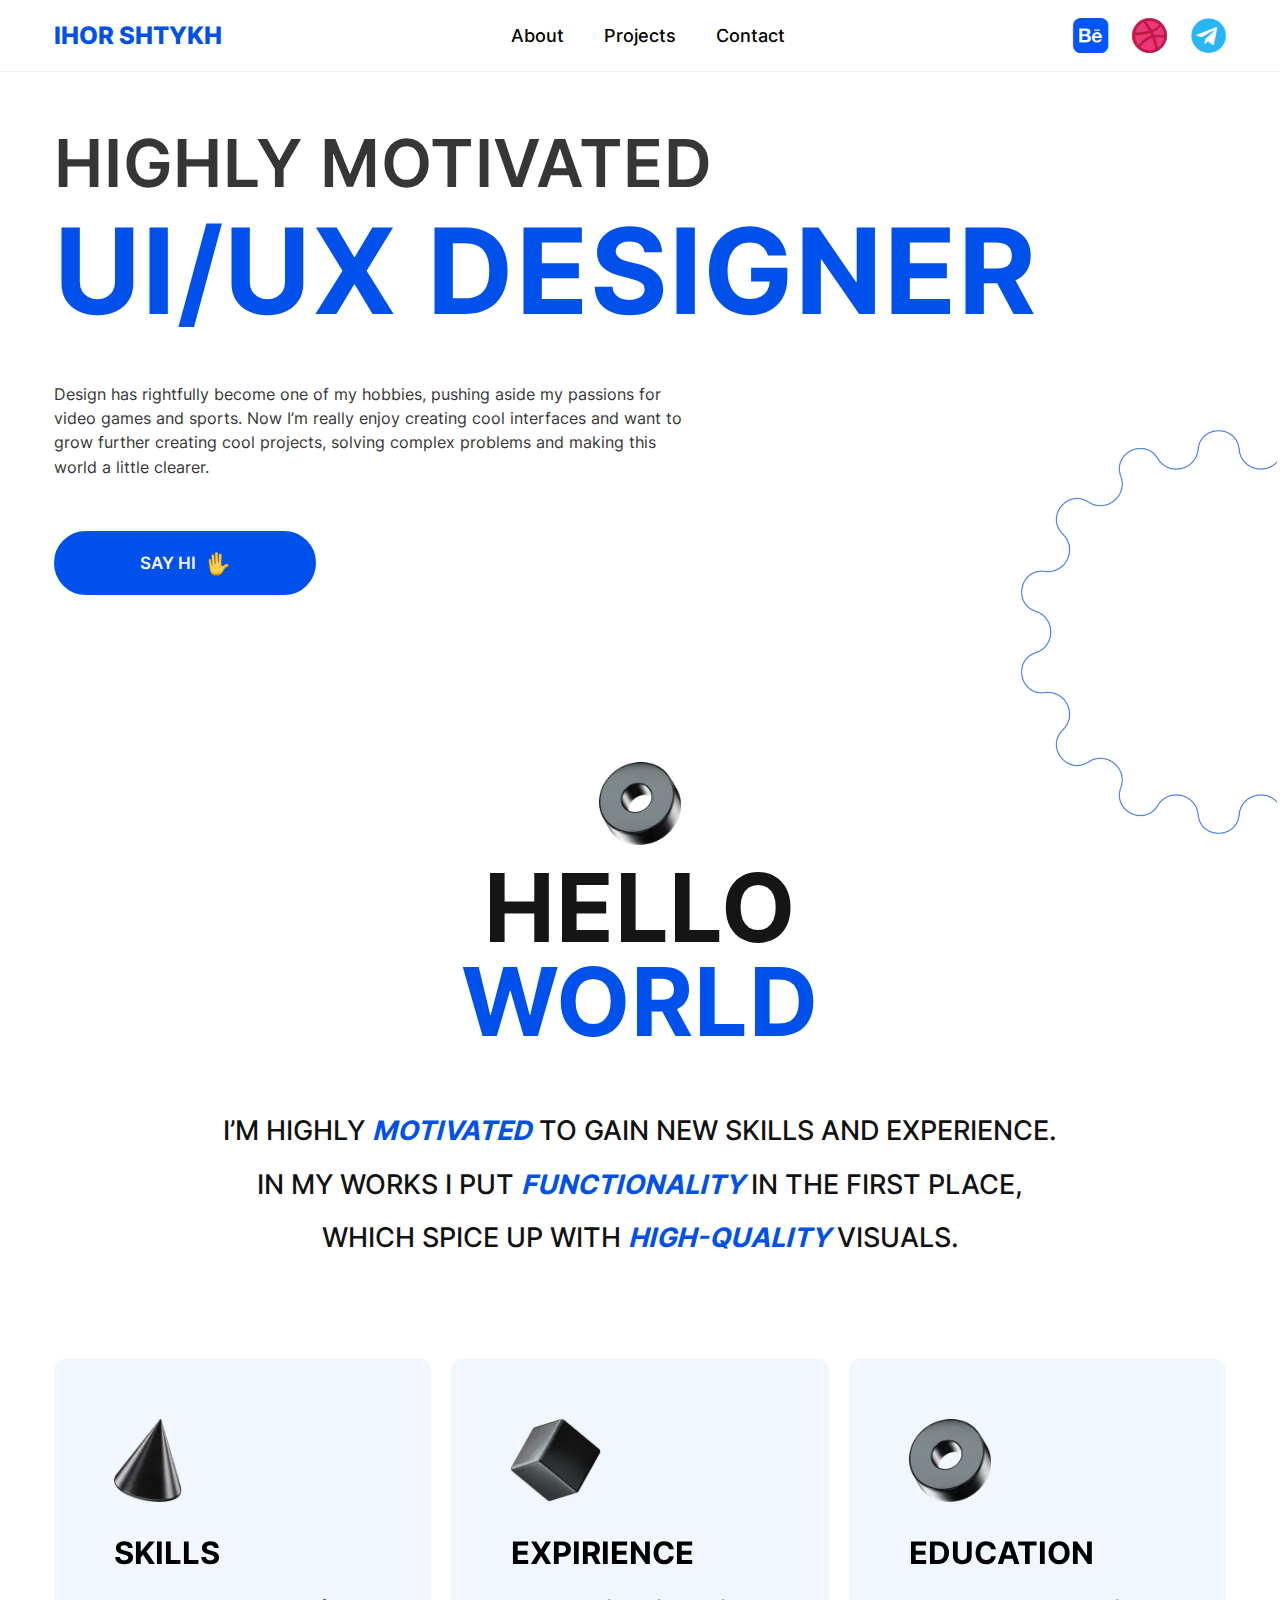
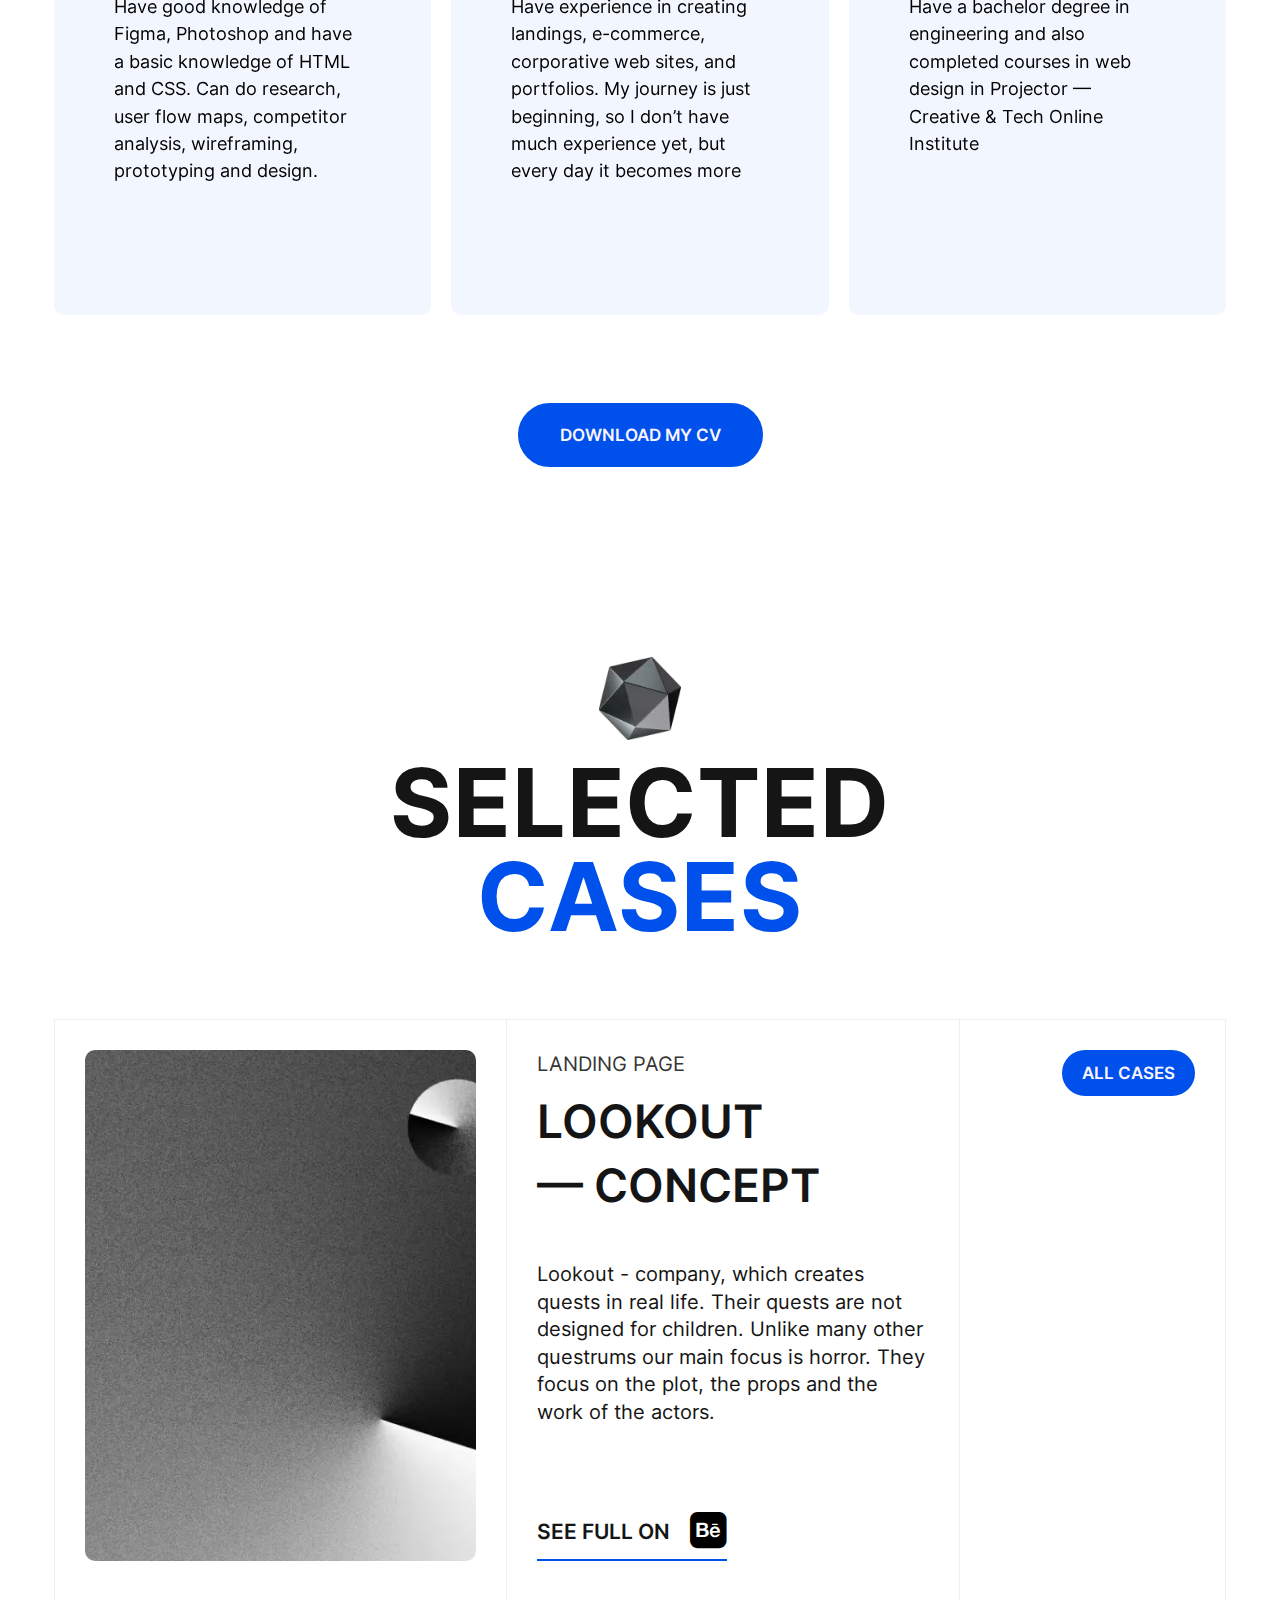
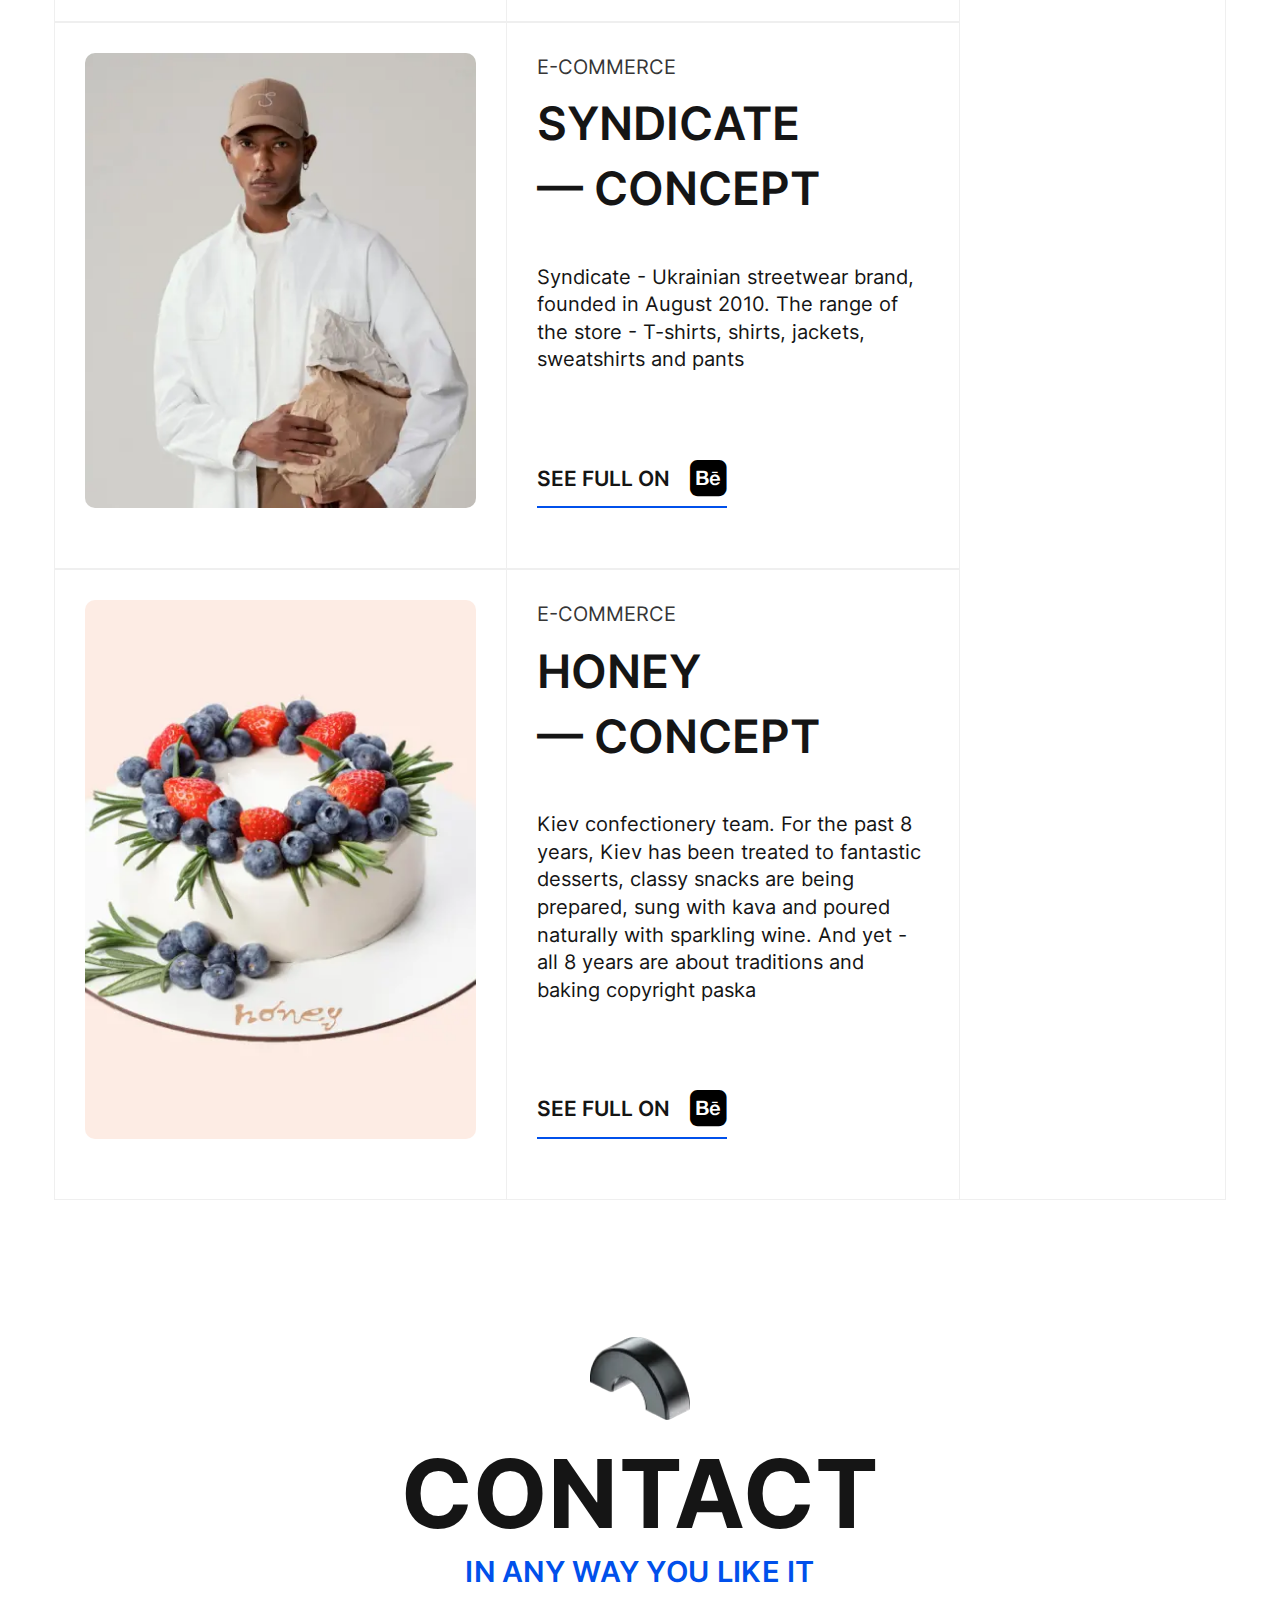
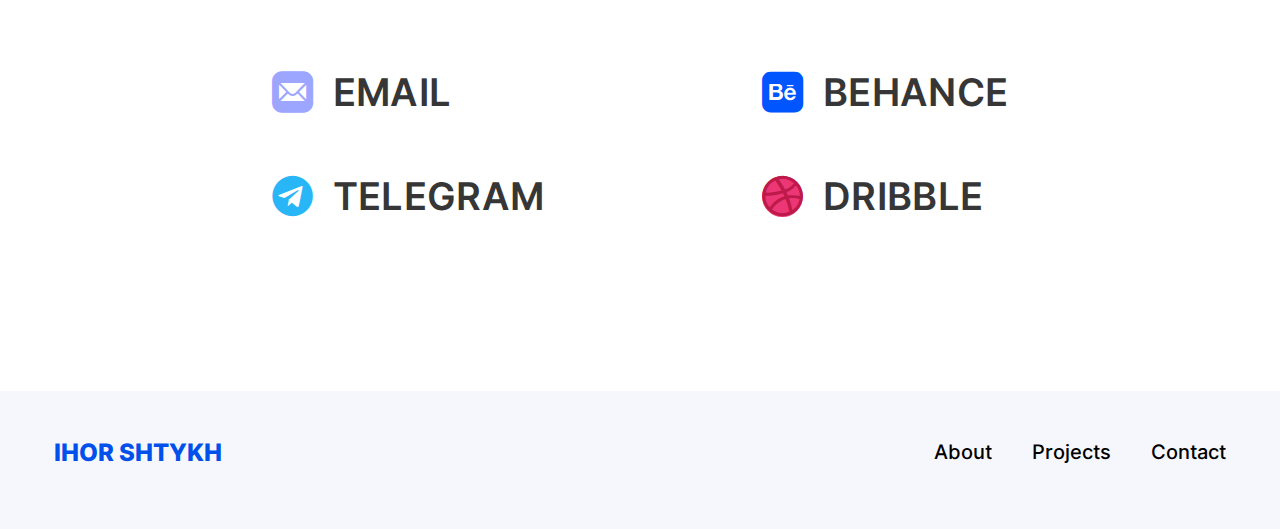
<file: index.html>
<!DOCTYPE html>
<html lang="ru">

<head>
	<title>Главная</title>
	<meta charset="UTF-8">
	<meta name="format-detection" content="telephone=no">
	<!-- <style>body{opacity: 0;}</style> -->
	<link rel="stylesheet" href="css/style.min.css?_v=20220621115345">
	<link rel="shortcut icon" href="favicon.ico">
	<!-- <meta name="robots" content="noindex, nofollow"> -->
	<meta name="viewport" content="width=device-width, initial-scale=1.0">
</head>

<body>
	<div class="wrapper">
		<header class="header">
			<div class="header__container">
				<div class="header__body">
					<a href="" class="header__profile">Ihor Shtykh</a>
					<div class="header__menu menu">
						<div class="menu__icon icon-menu">
						</div>
						<nav class="menu__body">
							<ul class="menu__list">
								<li class="menu__item"><a data-goto=".page-hello" href="#" class="menu__link">About</a></li>
								<li class="menu__item"><a data-goto=".page-selected" href="#" class="menu__link">Projects</a></li>
								<li class="menu__item"><a data-goto=".page-contacts" href="#" class="menu__link">Contact</a></li>
							</ul>
						</nav>
					</div>
					<div data-da=".menu__body, 767" class="header__contacts contacts-header">
						<div class="contacts-header__contact">
							<a href="https://www.behance.net/ihorshtykh" class="contacts-header__contact-be _icon-be"></a>
						</div>
						<div class="contacts-header__contact">
							<a href="https://dribbble.com/isd13" class="contacts-header__contact-circle _icon-circle"></a>
						</div>
						<div class="contacts-header__contact">
							<a href="https://t.me/spacejam2882" class="contacts-header__contact-tg _icon-tg"></a>
						</div>
					</div>
				</div>
			</div>
		</header>
		<div class="header-main anim-items">
			<div class="header-main__container">
				<div class="header-main__body">
					<div id="hmi-1" class="header-main__item anim-items">
						<p class="header-main__title anim-show">highly motivated</p>
					</div>
					<div id="hmi-2" class="header-main__item anim-items">
						<p class="header-main__sub-title anim-show">Ui/ux designer</p>
					</div>
					<div class="header-main__text">Design has rightfully become one of my hobbies, pushing aside my passions for
						video games and sports. Now I’m really enjoy creating cool interfaces and want to grow further creating cool
						projects, solving complex problems and making this world a little clearer.
					</div>
					<div class="header-main__footer">
						<a href="https://t.me/spacejam2882" class="header-main__button button">say hi</a>
					</div>
				</div>
			</div>
		</div>
		<main class="page">
			<section class="page-hello">
				<div class="page-hello__container">
					<div class="page-hello__body">
						<div class="page-hello__image">
							<picture><source srcset="img/Ring.webp" type="image/webp"><img src="img/Ring.png" alt=""></picture>
						</div>
						<h2 class="page-hello__title title">HELLO <span class="title--blue">WORLD</span></h2>
						<div class="page-hello__main">
							<p class="page-hello__text">i’m Highly <span>motivated</span> to gain new skills and
								experience.</p>
							<p class="page-hello__text">in my works i put <span>functionality</span> in the first place,
							</p>
							<p class="page-hello__text">which spice up with <span>high-quality</span> visuals.</p>
						</div>
					</div>
				</div>
			</section>
			<section class="page-about">
				<div class="page-about__container">
					<div class="page-about__body swiper">
						<div class="page-about__wrapper swiper-wrapper">
							<div class="page-about__column anim-items swiper-slide">
								<div class="page-about__item">
									<div class="page-about__image">
										<picture><source srcset="img/Cone.webp" type="image/webp"><img src="img/Cone.png" alt=""></picture>
									</div>
									<div class="page-about__title">skills</div>
									<div class="page-about__text">Have good knowledge of Figma, Photoshop and have a basic
										knowledge of HTML and CSS. Can do research, user flow maps, competitor analysis,
										wireframing,
										prototyping and design.</div>
								</div>
							</div>
							<div class="page-about__column anim-items swiper-slide">
								<div class="page-about__item">
									<div class="page-about__image">
										<picture><source srcset="img/Cube.webp" type="image/webp"><img src="img/Cube.png" alt=""></picture>
									</div>
									<div class="page-about__title">Expirience</div>
									<div class="page-about__text">Have experience in creating landings,
										e-commerce, corporative web sites,
										and portfolios. My journey is just beginning, so I don’t have much experience yet, but
										every day it becomes more</div>
								</div>
							</div>
							<div class="page-about__column anim-items swiper-slide">
								<div class="page-about__item">
									<div class="page-about__image">
										<picture><source srcset="img/Ring.webp" type="image/webp"><img src="img/Ring.png" alt=""></picture>
									</div>
									<div class="page-about__title">Education</div>
									<div class="page-about__text">Have a bachelor degree in engineering
										and also completed courses in web design in Projector — Creative & Tech Online
										Institute
									</div>
								</div>
							</div>
						</div>
						<div class="page-about__dotts swiper-pagination">
						</div>
					</div>
					<div class="page-about__footer">
						<a href="../ui_designer_Ihor_Shtykh.pdf" class="page-about__button button">download my cv</a>
					</div>
				</div>
			</section>
			<section class="page-selected">
				<div class="page-selected__container">
					<div class="page-selected__body">
						<div class="page-selected__image">
							<picture><source srcset="img/Platonic.webp" type="image/webp"><img src="img/Platonic.png" alt=""></picture>
						</div>
						<h2 class="page-selected__title title">SELECTED <span class="title--blue">cases</span></h2>
						<div class="page-selected__main">
							<div class="page-selected__column">
								<div class="page-selected__items items-selected">
									<div class="items-selected__column">
										<div class="items-selected__photo -ibg">
											<picture><source srcset="img/main1.webp" type="image/webp"><img src="img/main1.jpg" alt=""></picture>
										</div>
									</div>
									<div class="items-selected__column-right">
										<div class="items-selected__item">
											<div class="items-selected__sub-title">landing page</div>
											<div class="items-selected__title">lookout<br>
												— concept</div>
											<div class="items-selected__text">Lookout - company, which creates quests in real life.
												Their quests are not designed for children. Unlike many other questrums our main
												focus
												is
												horror. They focus on the plot, the props and the work of the actors.</div>
											<div class="items-selected__footer">
												<div class="items-selected__border">
													<a class="items-selected__link" href="https://www.behance.net/gallery/143420933/LOOKOUT">see full on</a>
													<a class="items-selected__be _icon-be" href="https://www.behance.net/gallery/143420933/LOOKOUT"></a>
												</div>
											</div>
										</div>
									</div>
								</div>
								<div class="page-selected__items items-selected">
									<div class="items-selected__column">
										<div class="items-selected__photo -ibg">
											<picture><source srcset="img/main2.webp" type="image/webp"><img src="img/main2.jpg" alt=""></picture>
										</div>
									</div>
									<div class="items-selected__column-right">
										<div class="items-selected__item">
											<div class="items-selected__sub-title">e-commerce</div>
											<div class="items-selected__title">Syndicate<br>
												— concept</div>
											<div class="items-selected__text">Syndicate - Ukrainian streetwear brand, founded in
												August 2010. The range of the store - T-shirts, shirts, jackets, sweatshirts and
												pants</div>
											<div class="items-selected__footer">
												<div class="items-selected__border">
													<a class="items-selected__link" href="https://www.behance.net/gallery/136210425/Syndicate-Original-redesign-concept">see
														full on</a>
													<a class="items-selected__be _icon-be" href="https://www.behance.net/gallery/136210425/Syndicate-Original-redesign-concept"></a>
												</div>
											</div>
										</div>
									</div>
								</div>
								<div class="page-selected__items items-selected">
									<div class="items-selected__column">
										<div class="items-selected__photo -ibg">
											<picture><source srcset="img/main3.webp" type="image/webp"><img src="img/main3.jpg" alt=""></picture>
										</div>
									</div>
									<div class="items-selected__column-right">
										<div class="items-selected__item">
											<div class="items-selected__sub-title">e-commerce</div>
											<div class="items-selected__title">Honey<br>
												— concept</div>
											<div class="items-selected__text">Kiev confectionery team. For the past 8 years, Kiev
												has been treated to fantastic desserts, classy snacks are being prepared, sung with
												kava and poured naturally with sparkling wine. And yet - all 8 years are about
												traditions and baking copyright paska</div>
											<div class="items-selected__footer">
												<div class="items-selected__border">
													<a class="items-selected__link" href="https://www.behance.net/gallery/134928409/Honey-E-commerce-Redesign">see
														full on</a>
													<a class="items-selected__be _icon-be" href="https://www.behance.net/gallery/134928409/Honey-E-commerce-Redesign"></a>
												</div>
											</div>
										</div>
									</div>
								</div>
							</div>
							<div class="page-selected__column--r">
								<div data-da=".page-selected__body, 1080" class="page-selected__scroll">
									<a class="page-selected__button button" href="https://www.behance.net/ihorshtykh">all
										cases</a>
								</div>
							</div>
						</div>
					</div>
				</div>
			</section>
			<section class="page-contacts">
				<div class="page-contacts__container">
					<div class="page-contacts__body">
						<div class="page-contacts__image">
							<picture><source srcset="img/Half-Tube.webp" type="image/webp"><img src="img/Half-Tube.png" alt=""></picture>
						</div>
						<div class="page-contacts__title title">Contact</div>
						<div class="page-contacts__subtitle">in any way you like it</div>
						<div class="page-contacts__main">
							<div class="page-contacts__column">
								<div class="page-contacts__border">
									<div class="page-contacts__item">
										<a href="mailto:shtykh.ihor.n@gmail.com" class="page-contacts__social _icon-mail"></a>
										<a href="mailto:shtykh.ihor.n@gmail.com" class="page-contacts__link">email</a>
									</div>
								</div>
								<div class="page-contacts__border">
									<div class="page-contacts__item">
										<a href="https://t.me/spacejam2882" class="page-contacts__social _icon-tg"></a>
										<a href="https://t.me/spacejam2882" class="page-contacts__link">telegram</a>
									</div>
								</div>
							</div>
							<div class="page-contacts__column">
								<div class="page-contacts__border">
									<div class="page-contacts__item">
										<a href="https://www.behance.net/ihorshtykh" class="page-contacts__social _icon-be"></a>
										<a href="https://www.behance.net/ihorshtykh" class="page-contacts__link">Behance</a>
									</div>
								</div>
								<div class="page-contacts__border">
									<div class="page-contacts__item">
										<a href="https://dribbble.com/isd13" class="page-contacts__social _icon-circle"></a>
										<a href="https://dribbble.com/isd13" class="page-contacts__link">dribble</a>
									</div>
								</div>
							</div>
						</div>
					</div>
				</div>
			</section>
		</main>
		<footer class="footer">
			<div class="footer__container">
				<div class="footer__body">
					<a href="" class="footer__profile">Ihor Shtykh</a>
					<div class="footer__menu menu-footer">
						<nav class="menu-footer__body">
							<ul class="menu-footer__list">
								<li class="menu-footer__item">
									<a data-goto=".page-hello" href="#" class="menu-footer__link">About</a>
								</li>
								<li class="menu-footer__item">
									<a data-goto=".page-selected" href="#" class="menu-footer__link">Projects</a>
								</li>
								<li class="menu-footer__item">
									<a data-goto=".page-contacts" href="#" class="menu-footer__link">Contact</a>
								</li>
							</ul>
						</nav>
					</div>
				</div>
			</div>
		</footer>
		<script src="https://ajax.googleapis.com/ajax/libs/jquery/3.6.0/jquery.min.js?_v=20220621115345"></script>
	</div>
	<!-- 
<div id="popup" aria-hidden="true" class="popup">
	<div class="popup__wrapper">
		<div class="popup__content">
			<button data-close type="button" class="popup__close">Закрыть</button>
			<div class="popup__text">
			</div>
		</div>
	</div>
</div>
 -->

	<script src="js/app.min.js?_v=20220621115345"></script>
</body>

</html>
</file>
<file: css/style.min.css>
@charset "UTF-8";@font-face{font-family:icons;font-display:swap;src:url(../fonts/icons.woff2) format("woff2"),url(../fonts/icons.woff) format("woff");font-weight:400;font-style:normal}@font-face{font-family:Inter;font-display:swap;src:url(../fonts/Inter-Bold.woff2) format("woff2"),url(../fonts/Inter-Bold.woff) format("woff");font-weight:700;font-style:normal}@font-face{font-family:Inter;font-display:swap;src:url(../fonts/Inter-Medium.woff2) format("woff2"),url(../fonts/Inter-Medium.woff) format("woff");font-weight:500;font-style:normal}@font-face{font-family:Inter;font-display:swap;src:url(../fonts/Inter-Regular.woff2) format("woff2"),url(../fonts/Inter-Regular.woff) format("woff");font-weight:400;font-style:normal}@font-face{font-family:Inter;font-display:swap;src:url(../fonts/Inter-ExtraBold.woff2) format("woff2"),url(../fonts/Inter-ExtraBold.woff) format("woff");font-weight:800;font-style:normal}@font-face{font-family:Inter;font-display:swap;src:url(../fonts/Inter-SemiBold.woff2) format("woff2"),url(../fonts/Inter-SemiBold.woff) format("woff");font-weight:600;font-style:normal}[class*=_icon-]:before{font-family:icons;font-style:normal;font-weight:400;font-variant:normal;text-transform:none;line-height:1;-webkit-font-smoothing:antialiased;-moz-osx-font-smoothing:grayscale}[class*=_icon-]:before{display:block}._icon-be:before{content:"\e900"}._icon-circle:before{content:"\e901"}._icon-mail:before{content:"\e902"}._icon-tg:before{content:"\e903"}*{padding:0;margin:0;border:0}*,:after,:before{-webkit-box-sizing:border-box;box-sizing:border-box}body,html{height:100%;min-width:320px}body{color:#000;line-height:1;font-family:Inter;font-size:1.25rem;-ms-text-size-adjust:100%;-moz-text-size-adjust:100%;-webkit-text-size-adjust:100%;-webkit-font-smoothing:antialiased;-moz-osx-font-smoothing:grayscale}button,input,textarea{font-family:Inter;font-size:inherit}button{cursor:pointer;color:inherit;background-color:inherit}a{color:inherit}a:link,a:visited{text-decoration:none}a:hover{text-decoration:none}ul li{list-style:none}img{vertical-align:top}h1,h2,h3,h4,h5,h6{font-weight:inherit;font-size:inherit}.lock body{overflow:hidden;-ms-touch-action:none;touch-action:none}.wrapper{min-height:100%;display:-webkit-box;display:-ms-flexbox;display:flex;-webkit-box-orient:vertical;-webkit-box-direction:normal;-ms-flex-direction:column;flex-direction:column;overflow:hidden}.wrapper>main{-webkit-box-flex:1;-ms-flex:1 1 auto;flex:1 1 auto}.wrapper>*{min-width:0}[class*=__container]{max-width:115rem;-webkit-box-sizing:content-box;box-sizing:content-box;margin:0 auto}@supports (padding-right:clamp(1.25rem ,0.5357142857rem + 3.5714285714vw ,5rem)){[class*=__container]{padding-right:clamp(1.25rem ,.5357142857rem + 3.5714285714vw ,5rem)}}@supports not (padding-right:clamp(1.25rem ,0.5357142857rem + 3.5714285714vw ,5rem)){[class*=__container]{padding-right:calc(1.25rem + 3.75 * (100vw - 20rem)/ 105)}}@supports (padding-left:clamp(1.25rem ,0.5357142857rem + 3.5714285714vw ,5rem)){[class*=__container]{padding-left:clamp(1.25rem ,.5357142857rem + 3.5714285714vw ,5rem)}}@supports not (padding-left:clamp(1.25rem ,0.5357142857rem + 3.5714285714vw ,5rem)){[class*=__container]{padding-left:calc(1.25rem + 3.75 * (100vw - 20rem)/ 105)}}[class*=-ibg]{position:relative}[class*=-ibg] img{position:absolute;width:100%;height:100%;top:0;left:0;-o-object-fit:cover;object-fit:cover}[class*=-ibg_contain] img{-o-object-fit:contain;object-fit:contain}.button{display:inline-block;font-weight:600;line-height:22px;text-transform:uppercase;color:#f9f5ff;border:2px solid #0050eb;border-radius:100px;background:#0050eb}@supports (font-size:clamp(1rem ,0.9761904762rem + 0.119047619vw ,1.125rem)){.button{font-size:clamp(1rem ,.9761904762rem + .119047619vw ,1.125rem)}}@supports not (font-size:clamp(1rem ,0.9761904762rem + 0.119047619vw ,1.125rem)){.button{font-size:calc(1rem + .125 * (100vw - 20rem)/ 105)}}.button._fw{width:100%}.title{font-weight:700;line-height:100%;letter-spacing:.01em;text-transform:uppercase;color:#151515}@supports (font-size:clamp(3.125rem ,2.1964285714rem + 4.6428571429vw ,8rem)){.title{font-size:clamp(3.125rem ,2.1964285714rem + 4.6428571429vw ,8rem)}}@supports not (font-size:clamp(3.125rem ,2.1964285714rem + 4.6428571429vw ,8rem)){.title{font-size:calc(3.125rem + 4.875 * (100vw - 20rem)/ 105)}}.title--blue{font-weight:700;line-height:100%;letter-spacing:.01em;text-transform:uppercase;color:#0050eb}@supports (font-size:clamp(3.125rem ,2.1964285714rem + 4.6428571429vw ,8rem)){.title--blue{font-size:clamp(3.125rem ,2.1964285714rem + 4.6428571429vw ,8rem)}}@supports not (font-size:clamp(3.125rem ,2.1964285714rem + 4.6428571429vw ,8rem)){.title--blue{font-size:calc(3.125rem + 4.875 * (100vw - 20rem)/ 105)}}.header{position:fixed;top:0;left:0;width:100%;z-index:10;border-bottom:1px solid #efefef;background-color:#fff}@supports (padding-top:clamp(0.9375rem ,0.8779761905rem + 0.2976190476vw ,1.25rem)){.header{padding-top:clamp(.9375rem ,.8779761905rem + .2976190476vw ,1.25rem)}}@supports not (padding-top:clamp(0.9375rem ,0.8779761905rem + 0.2976190476vw ,1.25rem)){.header{padding-top:calc(.9375rem + .3125 * (100vw - 20rem)/ 105)}}@supports (padding-bottom:clamp(0.9375rem ,0.8779761905rem + 0.2976190476vw ,1.25rem)){.header{padding-bottom:clamp(.9375rem ,.8779761905rem + .2976190476vw ,1.25rem)}}@supports not (padding-bottom:clamp(0.9375rem ,0.8779761905rem + 0.2976190476vw ,1.25rem)){.header{padding-bottom:calc(.9375rem + .3125 * (100vw - 20rem)/ 105)}}.header__body{display:-webkit-box;display:-ms-flexbox;display:flex;-webkit-box-pack:justify;-ms-flex-pack:justify;justify-content:space-between;-webkit-box-align:center;-ms-flex-align:center;align-items:center}.header__profile{font-weight:800;font-size:24px;line-height:29px;color:#0050eb;position:relative;z-index:10;text-transform:uppercase}.menu-open .header__profile{color:#fff}.header__contacts{display:-webkit-box;display:-ms-flexbox;display:flex;-webkit-box-align:center;-ms-flex-align:center;align-items:center;position:relative;z-index:10}.menu-open .menu__body{left:0}.menu__list{display:-webkit-box;display:-ms-flexbox;display:flex}.menu__item:not(:last-child){margin:0 0 35px 0}.menu__link{font-weight:500;font-size:18px;line-height:29px;position:relative;padding:0 0 5px 0}.menu__link::before{content:"";position:absolute;height:100%;top:0;left:50%;width:0;border-bottom:2px solid #0050eb;opacity:0;-webkit-transition:all .3s ease 0s;-o-transition:all .3s ease 0s;transition:all .3s ease 0s}@supports (font-size:clamp(1.125rem ,0.7678571429rem + 1.7857142857vw ,3rem)){.contacts-header{font-size:clamp(1.125rem ,.7678571429rem + 1.7857142857vw ,3rem)}}@supports not (font-size:clamp(1.125rem ,0.7678571429rem + 1.7857142857vw ,3rem)){.contacts-header{font-size:calc(1.125rem + 1.875 * (100vw - 20rem)/ 105)}}.contacts-header__contact:not(:last-child){margin:0 24px 0 0}.contacts-header__contact-be{color:#05f}.menu-open .contacts-header__contact-be{background:#fff;color:#000;display:-webkit-box;display:-ms-flexbox;display:flex;-webkit-box-pack:center;-ms-flex-pack:center;justify-content:center;-webkit-box-align:center;-ms-flex-align:center;align-items:center;border-radius:50px;max-width:30px;max-height:30px;font-size:40px}.contacts-header__contact-circle{color:#bd1949;background:#ed3675;display:-webkit-box;display:-ms-flexbox;display:flex;-webkit-box-pack:center;-ms-flex-pack:center;justify-content:center;-webkit-box-align:center;-ms-flex-align:center;align-items:center;border-radius:50px}.menu-open .contacts-header__contact-circle{color:#bd1949;background:#ed3675;display:-webkit-box;display:-ms-flexbox;display:flex;-webkit-box-pack:center;-ms-flex-pack:center;justify-content:center;-webkit-box-align:center;-ms-flex-align:center;align-items:center;border-radius:50px;max-width:35px;max-height:35px;font-size:40px}.contacts-header__contact-tg{color:#29b6f6}.menu-open .contacts-header__contact-tg{background:#fff;color:#29b6f6;display:-webkit-box;display:-ms-flexbox;display:flex;-webkit-box-pack:center;-ms-flex-pack:center;justify-content:center;-webkit-box-align:center;-ms-flex-align:center;align-items:center;border-radius:50px;max-width:30px;max-height:30px;font-size:40px}.icon-menu{display:none}.header-main{position:relative}@supports (padding-top:clamp(7.5rem ,7.2619047619rem + 1.1904761905vw ,8.75rem)){.header-main{padding-top:clamp(7.5rem ,7.2619047619rem + 1.1904761905vw ,8.75rem)}}@supports not (padding-top:clamp(7.5rem ,7.2619047619rem + 1.1904761905vw ,8.75rem)){.header-main{padding-top:calc(7.5rem + 1.25 * (100vw - 20rem)/ 105)}}@supports (padding-bottom:clamp(5rem ,3.1785714286rem + 9.1071428571vw ,14.5625rem)){.header-main{padding-bottom:clamp(5rem ,3.1785714286rem + 9.1071428571vw ,14.5625rem)}}@supports not (padding-bottom:clamp(5rem ,3.1785714286rem + 9.1071428571vw ,14.5625rem)){.header-main{padding-bottom:calc(5rem + 9.5625 * (100vw - 20rem)/ 105)}}.header-main.active::before{-webkit-transform:scale(1);-ms-transform:scale(1);transform:scale(1)}.no-webp .header-main::before{background-image:url(../img/Star.png)}.header-main::before{content:"";position:absolute;background-repeat:no-repeat;background-position:right;top:33%;width:50%;height:100%;z-index:1000;background-size:40% auto;right:3px;overflow:hidden;-webkit-transform:scale(0);-ms-transform:scale(0);transform:scale(0);-webkit-transition:all 2s ease 0s;-o-transition:all 2s ease 0s;transition:all 2s ease 0s}.header-main__item{position:relative}.header-main__title{font-weight:600;line-height:100%;letter-spacing:.01em;text-transform:uppercase;color:#363636}@supports (font-size:clamp(1.5625rem ,0.7172619048rem + 4.2261904762vw ,6rem)){.header-main__title{font-size:clamp(1.5625rem ,.7172619048rem + 4.2261904762vw ,6rem)}}@supports not (font-size:clamp(1.5625rem ,0.7172619048rem + 4.2261904762vw ,6rem)){.header-main__title{font-size:calc(1.5625rem + 4.4375 * (100vw - 20rem)/ 105)}}@supports (margin-bottom:clamp(0.625rem ,0.5297619048rem + 0.4761904762vw ,1.125rem)){.header-main__title{margin-bottom:clamp(.625rem ,.5297619048rem + .4761904762vw ,1.125rem)}}@supports not (margin-bottom:clamp(0.625rem ,0.5297619048rem + 0.4761904762vw ,1.125rem)){.header-main__title{margin-bottom:calc(.625rem + .5 * (100vw - 20rem)/ 105)}}.header-main__sub-title{font-weight:700;font-size:170px;line-height:100%;letter-spacing:.01em;text-transform:uppercase;color:#0050eb}@supports (font-size:clamp(3.125rem ,1.6964285714rem + 7.1428571429vw ,10.625rem)){.header-main__sub-title{font-size:clamp(3.125rem ,1.6964285714rem + 7.1428571429vw ,10.625rem)}}@supports not (font-size:clamp(3.125rem ,1.6964285714rem + 7.1428571429vw ,10.625rem)){.header-main__sub-title{font-size:calc(3.125rem + 7.5 * (100vw - 20rem)/ 105)}}@supports (margin-bottom:clamp(2.5rem ,2.2619047619rem + 1.1904761905vw ,3.75rem)){.header-main__sub-title{margin-bottom:clamp(2.5rem ,2.2619047619rem + 1.1904761905vw ,3.75rem)}}@supports not (margin-bottom:clamp(2.5rem ,2.2619047619rem + 1.1904761905vw ,3.75rem)){.header-main__sub-title{margin-bottom:calc(2.5rem + 1.25 * (100vw - 20rem)/ 105)}}.header-main__text{font-weight:400;line-height:150%;color:#363636;max-width:633px;margin:0 0 60px 0}@supports (font-size:clamp(0.875rem ,0.8273809524rem + 0.2380952381vw ,1.125rem)){.header-main__text{font-size:clamp(.875rem ,.8273809524rem + .2380952381vw ,1.125rem)}}@supports not (font-size:clamp(0.875rem ,0.8273809524rem + 0.2380952381vw ,1.125rem)){.header-main__text{font-size:calc(.875rem + .25 * (100vw - 20rem)/ 105)}}@supports (margin-bottom:clamp(2.5rem ,2.2619047619rem + 1.1904761905vw ,3.75rem)){.header-main__text{margin-bottom:clamp(2.5rem ,2.2619047619rem + 1.1904761905vw ,3.75rem)}}@supports not (margin-bottom:clamp(2.5rem ,2.2619047619rem + 1.1904761905vw ,3.75rem)){.header-main__text{margin-bottom:calc(2.5rem + 1.25 * (100vw - 20rem)/ 105)}}.header-main__button{padding:19px 118px 19px 84px;position:relative}.no-webp .header-main__button::after{background-image:url(../img/ej3-4.png)}.header-main__button::after{content:"";width:24px;height:24px;position:absolute;margin:0 0 0 10px}.footer{background:#f6f7fc}@supports (padding-top:clamp(1.25rem ,1.0119047619rem + 1.1904761905vw ,2.5rem)){.footer{padding-top:clamp(1.25rem ,1.0119047619rem + 1.1904761905vw ,2.5rem)}}@supports not (padding-top:clamp(1.25rem ,1.0119047619rem + 1.1904761905vw ,2.5rem)){.footer{padding-top:calc(1.25rem + 1.25 * (100vw - 20rem)/ 105)}}@supports (padding-bottom:clamp(1.875rem ,1.5178571429rem + 1.7857142857vw ,3.75rem)){.footer{padding-bottom:clamp(1.875rem ,1.5178571429rem + 1.7857142857vw ,3.75rem)}}@supports not (padding-bottom:clamp(1.875rem ,1.5178571429rem + 1.7857142857vw ,3.75rem)){.footer{padding-bottom:calc(1.875rem + 1.875 * (100vw - 20rem)/ 105)}}.footer__body{display:-webkit-box;display:-ms-flexbox;display:flex;-webkit-box-pack:justify;-ms-flex-pack:justify;justify-content:space-between;-webkit-box-align:center;-ms-flex-align:center;align-items:center}.footer__profile{font-weight:800;font-size:24px;line-height:29px;color:#0050eb;padding:15px 0;position:relative;z-index:10;text-transform:uppercase}.footer__contacts{display:-webkit-box;display:-ms-flexbox;display:flex;-webkit-box-align:center;-ms-flex-align:center;align-items:center;position:relative;z-index:10}.menu-footer__list{display:-webkit-box;display:-ms-flexbox;display:flex}.menu-footer__item:not(:last-child){margin:0 40px 0 0}.menu-footer__link{font-weight:500;font-size:20px;line-height:29px;position:relative;padding:0 0 5px 0}.menu-footer__link::before{content:"";position:absolute;height:100%;top:0;left:50%;width:0;border-bottom:2px solid #0050eb;-webkit-transition:all .3s ease 0s;-o-transition:all .3s ease 0s;transition:all .3s ease 0s}@supports (font-size:clamp(1.75rem ,1.5119047619rem + 1.1904761905vw ,3rem)){.contacts-footer{font-size:clamp(1.75rem ,1.5119047619rem + 1.1904761905vw ,3rem)}}@supports not (font-size:clamp(1.75rem ,1.5119047619rem + 1.1904761905vw ,3rem)){.contacts-footer{font-size:calc(1.75rem + 1.25 * (100vw - 20rem)/ 105)}}.contacts-footer__contact:not(:last-child){margin:0 24px 0 0}.contacts-footer__contact-be{color:#05f}.contacts-footer__contact-circle{color:#bd1949;background:#ed3675;display:-webkit-box;display:-ms-flexbox;display:flex;-webkit-box-pack:center;-ms-flex-pack:center;justify-content:center;-webkit-box-align:center;-ms-flex-align:center;align-items:center;border-radius:50px}.contacts-footer__contact-tg{color:#29b6f6}@supports (padding-bottom:clamp(3.75rem ,3.0357142857rem + 3.5714285714vw ,7.5rem)){.page-hello{padding-bottom:clamp(3.75rem ,3.0357142857rem + 3.5714285714vw ,7.5rem)}}@supports not (padding-bottom:clamp(3.75rem ,3.0357142857rem + 3.5714285714vw ,7.5rem)){.page-hello{padding-bottom:calc(3.75rem + 3.75 * (100vw - 20rem)/ 105)}}.page-hello__body{text-align:center}@supports (margin-bottom:clamp(0.625rem ,0.505952381rem + 0.5952380952vw ,1.25rem)){.page-hello__image{margin-bottom:clamp(.625rem ,.505952381rem + .5952380952vw ,1.25rem)}}@supports not (margin-bottom:clamp(0.625rem ,0.505952381rem + 0.5952380952vw ,1.25rem)){.page-hello__image{margin-bottom:calc(.625rem + .625 * (100vw - 20rem)/ 105)}}@supports (height:clamp(3.75rem ,3.2738095238rem + 2.380952381vw ,6.25rem)){.page-hello__image img{height:clamp(3.75rem ,3.2738095238rem + 2.380952381vw ,6.25rem)}}@supports not (height:clamp(3.75rem ,3.2738095238rem + 2.380952381vw ,6.25rem)){.page-hello__image img{height:calc(3.75rem + 2.5 * (100vw - 20rem)/ 105)}}.page-hello__title{max-width:484px;margin:0 auto;margin-bottom:.5714285714em}.page-hello__text{font-weight:500;line-height:200%;text-transform:uppercase;color:#111}@supports (font-size:clamp(1.25rem ,1.1071428571rem + 0.7142857143vw ,2rem)){.page-hello__text{font-size:clamp(1.25rem ,1.1071428571rem + .7142857143vw ,2rem)}}@supports not (font-size:clamp(1.25rem ,1.1071428571rem + 0.7142857143vw ,2rem)){.page-hello__text{font-size:calc(1.25rem + .75 * (100vw - 20rem)/ 105)}}.page-hello__text span{color:#0050eb;font-style:italic;font-weight:700}@supports (padding-top:clamp(0.875rem ,0.7083333333rem + 0.8333333333vw ,1.75rem)){.page-selected{padding-top:clamp(.875rem ,.7083333333rem + .8333333333vw ,1.75rem)}}@supports not (padding-top:clamp(0.875rem ,0.7083333333rem + 0.8333333333vw ,1.75rem)){.page-selected{padding-top:calc(.875rem + .875 * (100vw - 20rem)/ 105)}}@supports (padding-bottom:clamp(5rem ,3.8095238095rem + 5.9523809524vw ,11.25rem)){.page-selected{padding-bottom:clamp(5rem ,3.8095238095rem + 5.9523809524vw ,11.25rem)}}@supports not (padding-bottom:clamp(5rem ,3.8095238095rem + 5.9523809524vw ,11.25rem)){.page-selected{padding-bottom:calc(5rem + 6.25 * (100vw - 20rem)/ 105)}}.page-selected__image{text-align:center}@supports (margin-bottom:clamp(0.625rem ,0.505952381rem + 0.5952380952vw ,1.25rem)){.page-selected__image{margin-bottom:clamp(.625rem ,.505952381rem + .5952380952vw ,1.25rem)}}@supports not (margin-bottom:clamp(0.625rem ,0.505952381rem + 0.5952380952vw ,1.25rem)){.page-selected__image{margin-bottom:calc(.625rem + .625 * (100vw - 20rem)/ 105)}}@supports (height:clamp(3.75rem ,3.2738095238rem + 2.380952381vw ,6.25rem)){.page-selected__image img{height:clamp(3.75rem ,3.2738095238rem + 2.380952381vw ,6.25rem)}}@supports not (height:clamp(3.75rem ,3.2738095238rem + 2.380952381vw ,6.25rem)){.page-selected__image img{height:calc(3.75rem + 2.5 * (100vw - 20rem)/ 105)}}.page-selected__title{text-align:center;max-width:676px;margin:0 auto}@supports (margin-bottom:clamp(2.5rem ,1.7857142857rem + 3.5714285714vw ,6.25rem)){.page-selected__title{margin-bottom:clamp(2.5rem ,1.7857142857rem + 3.5714285714vw ,6.25rem)}}@supports not (margin-bottom:clamp(2.5rem ,1.7857142857rem + 3.5714285714vw ,6.25rem)){.page-selected__title{margin-bottom:calc(2.5rem + 3.75 * (100vw - 20rem)/ 105)}}.page-selected__main{display:-webkit-box;display:-ms-flexbox;display:flex}.page-selected__column{-webkit-box-flex:1;-ms-flex:1 1 1200px;flex:1 1 1200px}.page-selected__column--r{-webkit-box-flex:0;-ms-flex:0 1 30%;flex:0 1 30%;border:1px solid #efefef;border-left:none}.page-selected__scroll{padding-right:30px;padding-left:30px;padding:30px 30px 0;display:-webkit-box;display:-ms-flexbox;display:flex;-webkit-box-pack:end;-ms-flex-pack:end;justify-content:flex-end;text-align:center;position:relative}.page-selected__button{padding:19px 65px}.items-selected{display:-webkit-box;display:-ms-flexbox;display:flex}.items-selected__column{-webkit-box-flex:0;-ms-flex:0 1 50%;flex:0 1 50%;border:1px solid #efefef;padding:30px 30px 60px}.items-selected__column-right{-webkit-box-flex:1;-ms-flex:1 0 400px;flex:1 0 400px;border:1px solid #efefef;border-left:none;padding:30px 30px 60px}.items-selected__photo{height:100%}.items-selected__photo img{border-radius:10px}@supports (max-width:clamp(20rem ,16.6071428571rem + 16.9642857143vw ,37.8125rem)){.items-selected__item{max-width:clamp(20rem ,16.6071428571rem + 16.9642857143vw ,37.8125rem)}}@supports not (max-width:clamp(20rem ,16.6071428571rem + 16.9642857143vw ,37.8125rem)){.items-selected__item{max-width:calc(20rem + 17.8125 * (100vw - 20rem)/ 105)}}.items-selected__sub-title{font-weight:400;font-size:18px;line-height:140%;text-transform:uppercase;color:#363636;margin-bottom:10px}@supports (font-size:clamp(1.125rem ,1.0773809524rem + 0.2380952381vw ,1.375rem)){.items-selected__sub-title{font-size:clamp(1.125rem ,1.0773809524rem + .2380952381vw ,1.375rem)}}@supports not (font-size:clamp(1.125rem ,1.0773809524rem + 0.2380952381vw ,1.375rem)){.items-selected__sub-title{font-size:calc(1.125rem + .25 * (100vw - 20rem)/ 105)}}.items-selected__title{font-weight:600;line-height:140%;text-transform:uppercase;color:#151515}@supports (font-size:clamp(1.75rem ,1.369047619rem + 1.9047619048vw ,3.75rem)){.items-selected__title{font-size:clamp(1.75rem ,1.369047619rem + 1.9047619048vw ,3.75rem)}}@supports not (font-size:clamp(1.75rem ,1.369047619rem + 1.9047619048vw ,3.75rem)){.items-selected__title{font-size:calc(1.75rem + 2 * (100vw - 20rem)/ 105)}}@supports (margin-bottom:clamp(1.25rem ,0.7738095238rem + 2.380952381vw ,3.75rem)){.items-selected__title{margin-bottom:clamp(1.25rem ,.7738095238rem + 2.380952381vw ,3.75rem)}}@supports not (margin-bottom:clamp(1.25rem ,0.7738095238rem + 2.380952381vw ,3.75rem)){.items-selected__title{margin-bottom:calc(1.25rem + 2.5 * (100vw - 20rem)/ 105)}}.items-selected__text{font-weight:400;font-size:16px;line-height:140%;color:#151515}@supports (font-size:clamp(0.875rem ,0.755952381rem + 0.5952380952vw ,1.5rem)){.items-selected__text{font-size:clamp(.875rem ,.755952381rem + .5952380952vw ,1.5rem)}}@supports not (font-size:clamp(0.875rem ,0.755952381rem + 0.5952380952vw ,1.5rem)){.items-selected__text{font-size:calc(.875rem + .625 * (100vw - 20rem)/ 105)}}@supports (margin-bottom:clamp(2.5rem ,1.5476190476rem + 4.7619047619vw ,7.5rem)){.items-selected__text{margin-bottom:clamp(2.5rem ,1.5476190476rem + 4.7619047619vw ,7.5rem)}}@supports not (margin-bottom:clamp(2.5rem ,1.5476190476rem + 4.7619047619vw ,7.5rem)){.items-selected__text{margin-bottom:calc(2.5rem + 5 * (100vw - 20rem)/ 105)}}.items-selected__footer{display:inline-block;position:relative;padding:0 0 10px 0;border-bottom:2px solid #0050eb}.items-selected__border{display:-webkit-box;display:-ms-flexbox;display:flex;-webkit-box-align:center;-ms-flex-align:center;align-items:center}.items-selected__link{font-weight:600;line-height:140%;text-transform:uppercase;color:#151515;margin:0 20px 0 0}@supports (font-size:clamp(1.125rem ,1.0535714286rem + 0.3571428571vw ,1.5rem)){.items-selected__link{font-size:clamp(1.125rem ,1.0535714286rem + .3571428571vw ,1.5rem)}}@supports not (font-size:clamp(1.125rem ,1.0535714286rem + 0.3571428571vw ,1.5rem)){.items-selected__link{font-size:calc(1.125rem + .375 * (100vw - 20rem)/ 105)}}.items-selected__be{font-size:32px}@supports (font-size:clamp(2rem ,1.9047619048rem + 0.4761904762vw ,2.5rem)){.items-selected__be{font-size:clamp(2rem ,1.9047619048rem + .4761904762vw ,2.5rem)}}@supports not (font-size:clamp(2rem ,1.9047619048rem + 0.4761904762vw ,2.5rem)){.items-selected__be{font-size:calc(2rem + .5 * (100vw - 20rem)/ 105)}}@supports (padding-bottom:clamp(5rem ,3.1666666667rem + 9.1666666667vw ,14.625rem)){.page-about{padding-bottom:clamp(5rem ,3.1666666667rem + 9.1666666667vw ,14.625rem)}}@supports not (padding-bottom:clamp(5rem ,3.1666666667rem + 9.1666666667vw ,14.625rem)){.page-about{padding-bottom:calc(5rem + 9.625 * (100vw - 20rem)/ 105)}}.page-about__body{margin-left:-10px;margin-right:-10px}@supports (margin-bottom:clamp(2.5rem ,1.7857142857rem + 3.5714285714vw ,6.25rem)){.page-about__body{margin-bottom:clamp(2.5rem ,1.7857142857rem + 3.5714285714vw ,6.25rem)}}@supports not (margin-bottom:clamp(2.5rem ,1.7857142857rem + 3.5714285714vw ,6.25rem)){.page-about__body{margin-bottom:calc(2.5rem + 3.75 * (100vw - 20rem)/ 105)}}.page-about__wrapper{display:-webkit-box;display:-ms-flexbox;display:flex}.page-about__column{min-width:0;padding:0 10px;-webkit-box-flex:0;-ms-flex:0 1 33.333%;flex:0 1 33.333%}.page-about__item{height:100%;background:rgba(0,80,235,.05);padding:60px 70px 130px 60px;border-radius:10px}@supports (margin-bottom:clamp(0.625rem ,0.2678571429rem + 1.7857142857vw ,2.5rem)){.page-about__image{margin-bottom:clamp(.625rem ,.2678571429rem + 1.7857142857vw ,2.5rem)}}@supports not (margin-bottom:clamp(0.625rem ,0.2678571429rem + 1.7857142857vw ,2.5rem)){.page-about__image{margin-bottom:calc(.625rem + 1.875 * (100vw - 20rem)/ 105)}}@supports (height:clamp(3.75rem ,3.2738095238rem + 2.380952381vw ,6.25rem)){.page-about__image img{height:clamp(3.75rem ,3.2738095238rem + 2.380952381vw ,6.25rem)}}@supports not (height:clamp(3.75rem ,3.2738095238rem + 2.380952381vw ,6.25rem)){.page-about__image img{height:calc(3.75rem + 2.5 * (100vw - 20rem)/ 105)}}.page-about__title{font-style:normal;font-weight:700;line-height:48px;text-transform:uppercase;color:#000}@supports (font-size:clamp(1.25rem ,1.0119047619rem + 1.1904761905vw ,2.5rem)){.page-about__title{font-size:clamp(1.25rem ,1.0119047619rem + 1.1904761905vw ,2.5rem)}}@supports not (font-size:clamp(1.25rem ,1.0119047619rem + 1.1904761905vw ,2.5rem)){.page-about__title{font-size:calc(1.25rem + 1.25 * (100vw - 20rem)/ 105)}}@supports (margin-bottom:clamp(0.625rem ,0.505952381rem + 0.5952380952vw ,1.25rem)){.page-about__title{margin-bottom:clamp(.625rem ,.505952381rem + .5952380952vw ,1.25rem)}}@supports not (margin-bottom:clamp(0.625rem ,0.505952381rem + 0.5952380952vw ,1.25rem)){.page-about__title{margin-bottom:calc(.625rem + .625 * (100vw - 20rem)/ 105)}}.page-about__text{font-style:normal;font-weight:400;line-height:150%;color:#000}@supports (font-size:clamp(1rem ,0.9523809524rem + 0.2380952381vw ,1.25rem)){.page-about__text{font-size:clamp(1rem ,.9523809524rem + .2380952381vw ,1.25rem)}}@supports not (font-size:clamp(1rem ,0.9523809524rem + 0.2380952381vw ,1.25rem)){.page-about__text{font-size:calc(1rem + .25 * (100vw - 20rem)/ 105)}}.page-about__footer{text-align:center}.page-about__button{padding:19px 40px}@supports (padding-bottom:clamp(1.25rem ,-0.6547619048rem + 9.5238095238vw ,11.25rem)){.page-contacts{padding-bottom:clamp(1.25rem ,-.6547619048rem + 9.5238095238vw ,11.25rem)}}@supports not (padding-bottom:clamp(1.25rem ,-0.6547619048rem + 9.5238095238vw ,11.25rem)){.page-contacts{padding-bottom:calc(1.25rem + 10 * (100vw - 20rem)/ 105)}}.page-contacts__body{text-align:center}@supports (margin-bottom:clamp(0.625rem ,0.2678571429rem + 1.7857142857vw ,2.5rem)){.page-contacts__image{margin-bottom:clamp(.625rem ,.2678571429rem + 1.7857142857vw ,2.5rem)}}@supports not (margin-bottom:clamp(0.625rem ,0.2678571429rem + 1.7857142857vw ,2.5rem)){.page-contacts__image{margin-bottom:calc(.625rem + 1.875 * (100vw - 20rem)/ 105)}}@supports (height:clamp(3.75rem ,3.2738095238rem + 2.380952381vw ,6.25rem)){.page-contacts__image img{height:clamp(3.75rem ,3.2738095238rem + 2.380952381vw ,6.25rem)}}@supports not (height:clamp(3.75rem ,3.2738095238rem + 2.380952381vw ,6.25rem)){.page-contacts__image img{height:calc(3.75rem + 2.5 * (100vw - 20rem)/ 105)}}@supports (margin-bottom:clamp(0.625rem ,0.505952381rem + 0.5952380952vw ,1.25rem)){.page-contacts__title{margin-bottom:clamp(.625rem ,.505952381rem + .5952380952vw ,1.25rem)}}@supports not (margin-bottom:clamp(0.625rem ,0.505952381rem + 0.5952380952vw ,1.25rem)){.page-contacts__title{margin-bottom:calc(.625rem + .625 * (100vw - 20rem)/ 105)}}.page-contacts__subtitle{font-style:normal;font-weight:600;line-height:100%;letter-spacing:.01em;text-transform:uppercase;color:#0050eb}@supports (font-size:clamp(1.25rem ,1.0595238095rem + 0.9523809524vw ,2.25rem)){.page-contacts__subtitle{font-size:clamp(1.25rem ,1.0595238095rem + .9523809524vw ,2.25rem)}}@supports not (font-size:clamp(1.25rem ,1.0595238095rem + 0.9523809524vw ,2.25rem)){.page-contacts__subtitle{font-size:calc(1.25rem + 1 * (100vw - 20rem)/ 105)}}@supports (margin-bottom:clamp(2.5rem ,1.5476190476rem + 4.7619047619vw ,7.5rem)){.page-contacts__subtitle{margin-bottom:clamp(2.5rem ,1.5476190476rem + 4.7619047619vw ,7.5rem)}}@supports not (margin-bottom:clamp(2.5rem ,1.5476190476rem + 4.7619047619vw ,7.5rem)){.page-contacts__subtitle{margin-bottom:calc(2.5rem + 5 * (100vw - 20rem)/ 105)}}.page-contacts__main{display:-webkit-box;display:-ms-flexbox;display:flex;-webkit-box-pack:space-evenly;-ms-flex-pack:space-evenly;justify-content:space-evenly;-webkit-box-align:center;-ms-flex-align:center;align-items:center}.page-contacts__column{-webkit-box-flex:0;-ms-flex:0 1 auto;flex:0 1 auto}.page-contacts__border{display:-webkit-box;display:-ms-flexbox;display:flex}.page-contacts__item{display:-webkit-box;display:-ms-flexbox;display:flex;-webkit-box-align:center;-ms-flex-align:center;align-items:center;position:relative;padding:0 0 10px 0;z-index:1}.page-contacts__item::before{content:"";position:absolute;height:100%;top:0;left:50%;width:0;border-bottom:2px solid #0050eb;-webkit-transition:all .3s ease 0s;-o-transition:all .3s ease 0s;transition:all .3s ease 0s}@supports (margin-bottom:clamp(1.875rem ,1.3988095238rem + 2.380952381vw ,4.375rem)){.page-contacts__item{margin-bottom:clamp(1.875rem ,1.3988095238rem + 2.380952381vw ,4.375rem)}}@supports not (margin-bottom:clamp(1.875rem ,1.3988095238rem + 2.380952381vw ,4.375rem)){.page-contacts__item{margin-bottom:calc(1.875rem + 2.5 * (100vw - 20rem)/ 105)}}.page-contacts__item ._icon-be::before{color:#05f}.page-contacts__item ._icon-tg::before{color:#29b6f6}.page-contacts__item ._icon-circle::before{color:#bd1949;background:#ed3675;border-radius:50px}.page-contacts__item ._icon-mail::before{color:#9da6ff}.page-contacts__link{position:relative;z-index:10;display:inline-block;font-weight:600;line-height:100%;letter-spacing:.01em;text-transform:uppercase;color:#363636}@supports (font-size:clamp(1.5rem ,1.2142857143rem + 1.4285714286vw ,3rem)){.page-contacts__link{font-size:clamp(1.5rem ,1.2142857143rem + 1.4285714286vw ,3rem)}}@supports not (font-size:clamp(1.5rem ,1.2142857143rem + 1.4285714286vw ,3rem)){.page-contacts__link{font-size:calc(1.5rem + 1.5 * (100vw - 20rem)/ 105)}}.page-contacts__social{position:relative;z-index:10;font-size:48px;margin:0 20px 0 0}@supports (font-size:clamp(2rem ,1.8095238095rem + 0.9523809524vw ,3rem)){.page-contacts__social{font-size:clamp(2rem ,1.8095238095rem + .9523809524vw ,3rem)}}@supports not (font-size:clamp(2rem ,1.8095238095rem + 0.9523809524vw ,3rem)){.page-contacts__social{font-size:calc(2rem + 1 * (100vw - 20rem)/ 105)}}.swiper{overflow:hidden}.swiper-wrapper{width:100%;height:100%;-webkit-box-sizing:content-box;box-sizing:content-box;display:-webkit-box;display:-ms-flexbox;display:flex;position:relative;margin:0 0 14px 0}.swiper-vertical .swiper-wrapper{-webkit-box-orient:vertical;-webkit-box-direction:normal;-ms-flex-direction:column;flex-direction:column}.swiper-autoheight .swiper-wrapper{-webkit-box-align:start;-ms-flex-align:start;align-items:flex-start}.swiper-initialized .swiper-slide{-ms-flex-negative:0;flex-shrink:0}.swiper-android .swiper-slide,.swiper-android .swiper-wrapper{-webkit-transform:translate3d(0,0,0);transform:translate3d(0,0,0)}.swiper-button-lock{display:none!important}@media (min-width:47.99875em){.menu__item:not(:last-child){margin:0 40px 0 0}}@media (max-width:85em){.page-selected__scroll{padding-right:30px;padding-left:30px}.page-selected__button{padding:10px 18px}}@media (max-width:782px){.page-hello__text{text-align:left}}@media (max-width:67.5em){@supports (margin-bottom:clamp(2.5rem ,2.2619047619rem + 1.1904761905vw ,3.75rem)){.page-selected__main{margin-bottom:clamp(2.5rem ,2.2619047619rem + 1.1904761905vw ,3.75rem)}}@supports not (margin-bottom:clamp(2.5rem ,2.2619047619rem + 1.1904761905vw ,3.75rem)){.page-selected__main{margin-bottom:calc(2.5rem + 1.25 * (100vw - 20rem)/ 105)}}.page-selected__column--r{display:none}.page-selected__scroll{display:block;padding:0}.page-selected__button{padding:19px 94px}.items-selected__column-right{-webkit-box-flex:0;-ms-flex:0 1 50%;flex:0 1 50%}.page-about__button{padding:19px 61px}}@media (max-width:61.99875em){.header-main::before{display:none}.page-about__wrapper{-ms-flex-wrap:wrap;flex-wrap:wrap}.page-about__column{-webkit-box-flex:1;-ms-flex:1 1 auto;flex:1 1 auto;padding:0}.page-about__column:not(:last-child){margin:0 0 10px 0}.page-about__item{padding:46px 28px 50px 32px}.page-about__text{max-width:600px}}@media (max-width:47.99875em){.header__contacts{display:-webkit-box;display:-ms-flexbox;display:flex;-webkit-box-pack:end;-ms-flex-pack:end;justify-content:flex-end;padding:100px 20px 0 0}.menu{border-radius:50px;width:40px;height:40px;display:-webkit-box;display:-ms-flexbox;display:flex;-webkit-box-align:center;-ms-flex-align:center;align-items:center;-webkit-box-pack:center;-ms-flex-pack:center;justify-content:center;border:1px solid rgba(54,54,54,.2)}.menu-open .menu{-webkit-box-pack:center;-ms-flex-pack:center;justify-content:center}.menu__body{position:fixed;width:100%;height:100%;overflow:auto;top:0;left:-100%;background-color:#0050eb;-webkit-transition:left .3s ease 0s;-o-transition:left .3s ease 0s;transition:left .3s ease 0s;padding:100px 15px 30px 15px}.menu__list{display:-webkit-box;display:-ms-flexbox;display:flex;-webkit-box-orient:vertical;-webkit-box-direction:normal;-ms-flex-direction:column;flex-direction:column;-webkit-box-align:end;-ms-flex-align:end;align-items:flex-end;padding:0 20px 0 0}.menu__link{color:#fff;font-size:24px}.icon-menu{display:block;position:relative;width:1.25rem;height:.5rem;cursor:pointer;z-index:5}.icon-menu span,.icon-menu::after,.icon-menu::before{content:"";-webkit-transition:all .3s ease 0s;-o-transition:all .3s ease 0s;transition:all .3s ease 0s;right:0;position:absolute;width:100%;height:.125rem;background:#363636;border-radius:5px}.icon-menu::before{top:0}.icon-menu::after{bottom:0}.icon-menu span{top:calc(50% - .0625rem)}.menu-open .icon-menu span{width:0}.menu-open .icon-menu::after,.menu-open .icon-menu::before{content:"";-webkit-transition:all .3s ease 0s;-o-transition:all .3s ease 0s;transition:all .3s ease 0s;right:0;position:absolute;width:100%;height:.125rem;background-color:#fff}.menu-open .icon-menu::before{top:calc(50% - .0625rem);-webkit-transform:rotate(-45deg);-ms-transform:rotate(-45deg);transform:rotate(-45deg)}.menu-open .icon-menu::after{bottom:calc(50% - .0625rem);-webkit-transform:rotate(45deg);-ms-transform:rotate(45deg);transform:rotate(45deg)}.footer__body{-webkit-box-orient:vertical;-webkit-box-direction:normal;-ms-flex-direction:column;flex-direction:column;-webkit-box-pack:center;-ms-flex-pack:center;justify-content:center}.footer__profile{padding:0;margin:0 0 20px 0}.menu-footer__body:not(:last-child){margin:0 0 20px 0}.menu-footer__item:not(:last-child){margin:0 20px 0 0}.page-hello__title{max-width:300px}.items-selected{-webkit-box-orient:vertical;-webkit-box-direction:normal;-ms-flex-direction:column;flex-direction:column}.items-selected__column{border-bottom:none;padding:15px}.items-selected__column-right{border-top:none;padding:15px 15px 30px}.items-selected__photo{height:0;padding:0 0 70% 0}.page-contacts__main{display:inline-block}.page-contacts__column{display:-webkit-box;display:-ms-flexbox;display:flex;-webkit-box-orient:vertical;-webkit-box-direction:normal;-ms-flex-direction:column;flex-direction:column;-webkit-box-align:start;-ms-flex-align:start;align-items:flex-start}.page-contacts__border{-webkit-box-orient:vertical;-webkit-box-direction:normal;-ms-flex-direction:column;flex-direction:column;-webkit-box-align:center;-ms-flex-align:center;align-items:center}}@media (max-width:29.99875em){.header-main__button{padding:19px 110px}.page-about__wrapper{-ms-flex-wrap:nowrap;flex-wrap:nowrap}.page-about__dotts{display:-webkit-box;display:-ms-flexbox;display:flex;-webkit-box-pack:center;-ms-flex-pack:center;justify-content:center}.page-about .swiper-pagination-bullet{width:12px;height:3px;background:#c2cde3;border-radius:2px}.page-about .swiper-pagination-bullet:not(:last-child){margin:0 10px 0 0}.page-about .swiper-pagination-bullet-active{width:20px;height:3px;background:#0050eb;border-radius:2px}}@media (any-hover:hover){.button:hover{background:#fff;color:#0050eb}.menu__link:hover::before{width:100%;opacity:1;left:0;border-bottom:2px solid #0050eb}.header-main__button:hover::after{-webkit-animation:circle 2s linear;animation:circle 2s linear}@-webkit-keyframes circle{0%{-webkit-transform:rotate(0);transform:rotate(0)}25%{-webkit-transform:rotate(-30deg);transform:rotate(-30deg)}50%{-webkit-transform:rotate(30deg);transform:rotate(30deg)}75%{-webkit-transform:rotate(10deg);transform:rotate(10deg)}100%{-webkit-transform:rotate(0);transform:rotate(0)}}@keyframes circle{0%{-webkit-transform:rotate(0);transform:rotate(0)}25%{-webkit-transform:rotate(-30deg);transform:rotate(-30deg)}50%{-webkit-transform:rotate(30deg);transform:rotate(30deg)}75%{-webkit-transform:rotate(10deg);transform:rotate(10deg)}100%{-webkit-transform:rotate(0);transform:rotate(0)}}.menu-footer__link:hover::before{width:100%;opacity:1;left:0;border-bottom:2px solid #0050eb}.items-selected__footer:hover{padding:0 0 9px 0;border-bottom:3px solid #0050eb}.page-contacts__item:hover::before{width:100%;opacity:1;left:0;border-bottom:2px solid #0050eb}}.webp .header-main::before{background-image:url(../img/Star.webp)}.webp .header-main__button::after{background-image:url(../img/ej3-4.webp)}
</file>
